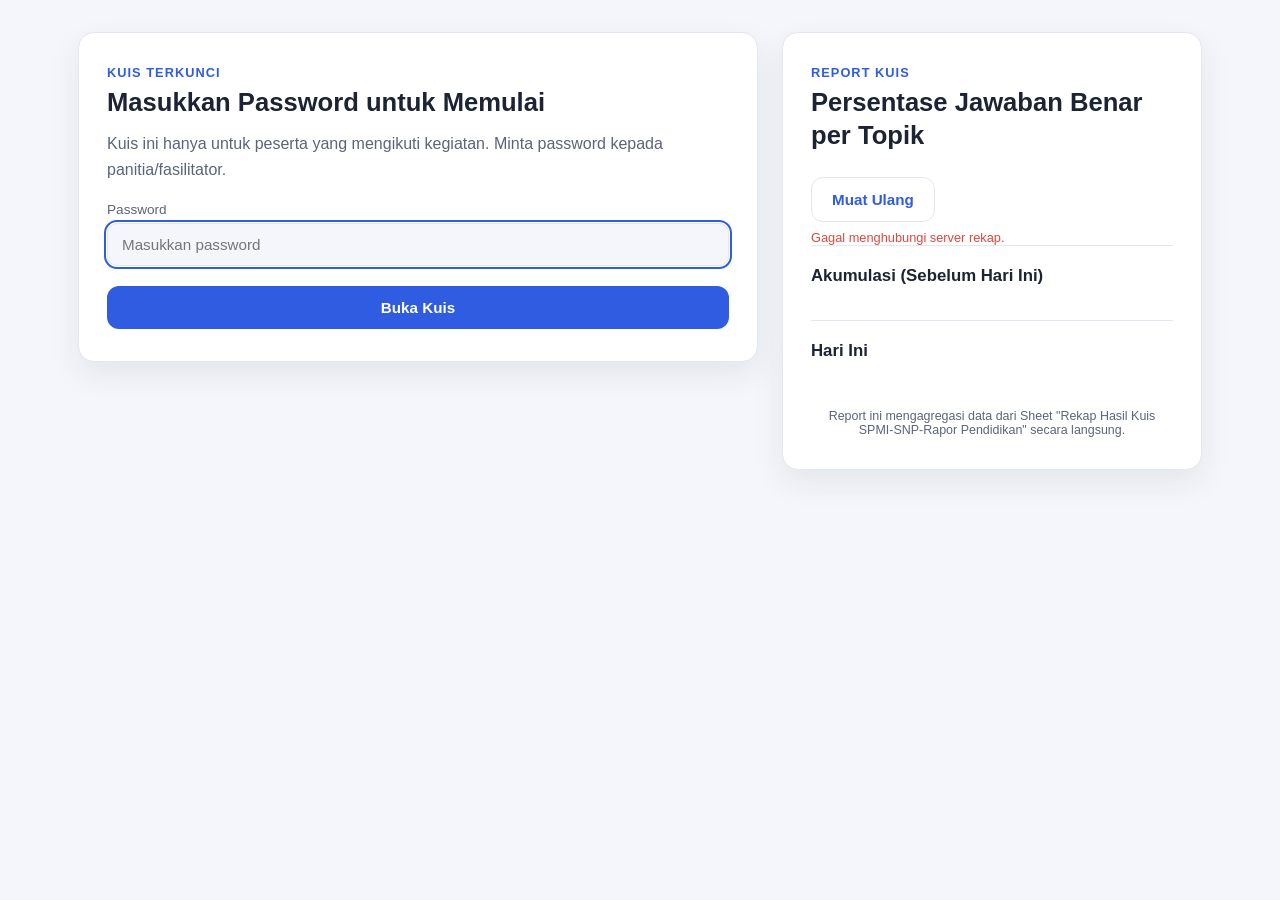
<file: index.html>
<!DOCTYPE html>
<html lang="id">
<head>
<meta charset="UTF-8">
<meta name="viewport" content="width=device-width, initial-scale=1.0">
<title>Kuis SPMI, SNP &amp; Rapor Pendidikan</title>
<link rel="stylesheet" href="style.css">
</head>
<body>
  <div class="layout">
  <div class="app">

    <!-- SCREEN: GATE (password) -->
    <section id="screen-gate" class="screen active">
      <div class="card">
        <p class="eyebrow">Kuis Terkunci</p>
        <h1>Masukkan Password untuk Memulai</h1>
        <p class="lead">Kuis ini hanya untuk peserta yang mengikuti kegiatan. Minta password kepada panitia/fasilitator.</p>

        <div class="field">
          <label for="gate-password">Password</label>
          <input type="password" id="gate-password" placeholder="Masukkan password" autocomplete="off">
          <p id="gate-error" class="field-error" hidden>Password salah. Coba lagi.</p>
        </div>

        <button id="btn-gate-submit" class="btn btn-primary btn-block">Buka Kuis</button>
      </div>
    </section>

    <!-- SCREEN: START -->
    <section id="screen-start" class="screen">
      <div class="card">
        <p class="eyebrow">Kuis Interaktif</p>
        <h1>Sistem Penjaminan Mutu, Standar Nasional Pendidikan &amp; Rapor Pendidikan</h1>
        <p class="lead">
          Uji pemahaman Anda tentang Permendikdasmen Nomor 21 Tahun 2026 tentang Sistem Penjaminan
          Mutu Pendidikan (SPMI/SPME), Standar Nasional Pendidikan (PP Nomor 57 Tahun 2021), dan
          Rapor Pendidikan Satuan Pendidikan.
        </p>

        <div class="info-grid">
          <div class="info-item">
            <span class="info-num">20</span>
            <span class="info-label">Soal pilihan ganda</span>
          </div>
          <div class="info-item">
            <span class="info-num">3</span>
            <span class="info-label">Topik utama</span>
          </div>
          <div class="info-item">
            <span class="info-num">±10</span>
            <span class="info-label">Menit</span>
          </div>
        </div>

        <ul class="topic-list">
          <li><span class="dot dot-a"></span> Sistem Penjaminan Mutu Pendidikan (SPMI &amp; SPME)</li>
          <li><span class="dot dot-b"></span> Standar Nasional Pendidikan (8 SNP)</li>
          <li><span class="dot dot-c"></span> Rapor Pendidikan Satuan Pendidikan</li>
        </ul>

        <div class="field">
          <label for="player-name">Nama peserta <span class="required-mark">*</span></label>
          <input type="text" id="player-name" placeholder="Masukkan nama Anda" required>
          <p id="name-error" class="field-error" hidden>Nama wajib diisi sebelum memulai kuis.</p>
        </div>

        <button id="btn-start" class="btn btn-primary btn-block">Mulai Kuis</button>
        <p class="hint">Setiap soal hanya memiliki satu jawaban benar. Skor dan pembahasan akan tampil di akhir kuis. Hasil kuis Anda akan tercatat pada rekap admin.</p>
      </div>
    </section>

    <!-- SCREEN: QUIZ -->
    <section id="screen-quiz" class="screen">
      <div class="card card-quiz">
        <div class="quiz-header">
          <div class="quiz-header-top">
            <button id="btn-home-quiz" class="link-btn" type="button">&larr; Beranda</button>
          </div>
          <div class="progress-wrap">
            <div class="progress-track">
              <div id="progress-fill" class="progress-fill"></div>
            </div>
            <div class="progress-meta">
              <span id="question-counter">Soal 1 / 20</span>
              <span id="topic-tag" class="topic-tag">SPMI</span>
            </div>
          </div>
        </div>

        <h2 id="question-text" class="question-text"></h2>

        <div id="options-list" class="options-list"></div>

        <div class="quiz-footer">
          <button id="btn-prev" class="btn btn-ghost" disabled>&larr; Sebelumnya</button>
          <span id="answer-status" class="answer-status"></span>
          <button id="btn-next" class="btn btn-primary" disabled>Selanjutnya &rarr;</button>
        </div>
      </div>
    </section>

    <!-- SCREEN: RESULT -->
    <section id="screen-result" class="screen">
      <div class="card">
        <p class="eyebrow">Hasil Kuis</p>
        <h1 id="result-title">Kerja Bagus!</h1>
        <p id="result-name" class="lead"></p>

        <div class="score-ring-wrap">
          <div id="score-ring" class="score-ring">
            <span id="score-value" class="score-value">0%</span>
          </div>
          <div class="score-detail">
            <p><span id="score-correct">0</span> dari <span id="score-total">20</span> jawaban benar</p>
            <p id="score-message" class="score-message"></p>
          </div>
        </div>

        <div id="topic-breakdown" class="topic-breakdown"></div>

        <div class="result-actions">
          <button id="btn-review" class="btn btn-ghost btn-block">Lihat Pembahasan</button>
          <button id="btn-retry" class="btn btn-ghost btn-block">Ulangi Kuis (Peserta Sama)</button>
          <button id="btn-home-result" class="btn btn-primary btn-block">Peserta Berikutnya &rarr;</button>
        </div>
        <p class="hint">Hasil sudah tersimpan. Serahkan perangkat ke peserta berikutnya untuk mulai dengan nama baru.</p>
      </div>
    </section>

    <!-- SCREEN: REVIEW -->
    <section id="screen-review" class="screen">
      <div class="card card-wide">
        <p class="eyebrow">Pembahasan</p>
        <h1>Kunci Jawaban &amp; Penjelasan</h1>
        <div id="review-list" class="review-list"></div>
        <div class="result-actions">
          <button id="btn-back-result" class="btn btn-ghost btn-block">Kembali ke Hasil</button>
          <button id="btn-home-review" class="btn btn-primary btn-block">Peserta Berikutnya &rarr;</button>
        </div>
      </div>
    </section>

  </div>

  <!-- REPORT PANEL: selalu tampil di sebelah kuis, tanpa password -->
  <aside class="report-panel">
    <div class="card card-wide">
      <div class="report-header">
        <div>
          <p class="eyebrow">Report Kuis</p>
          <h1>Persentase Jawaban Benar per Topik</h1>
          <p id="report-generated-at" class="lead"></p>
        </div>
        <button id="btn-refresh" class="btn btn-ghost" type="button">Muat Ulang</button>
      </div>

      <div id="report-load-error" class="field-error" hidden></div>
      <div id="report-loading" class="hint">Memuat data report...</div>

      <div class="report-group">
        <h2>Akumulasi (Sebelum Hari Ini)</h2>
        <p id="akumulasi-meta" class="report-meta"></p>
        <div id="akumulasi-stats" class="report-stats"></div>
      </div>

      <div class="report-group">
        <h2>Hari Ini</h2>
        <p id="harini-meta" class="report-meta"></p>
        <div id="harini-stats" class="report-stats"></div>
      </div>

      <p class="hint">Report ini mengagregasi data dari Sheet "Rekap Hasil Kuis SPMI-SNP-Rapor Pendidikan" secara langsung.</p>
    </div>
  </aside>
  </div>

  <script src="script.js"></script>
  <script src="report.js"></script>
</body>
</html>
</file>
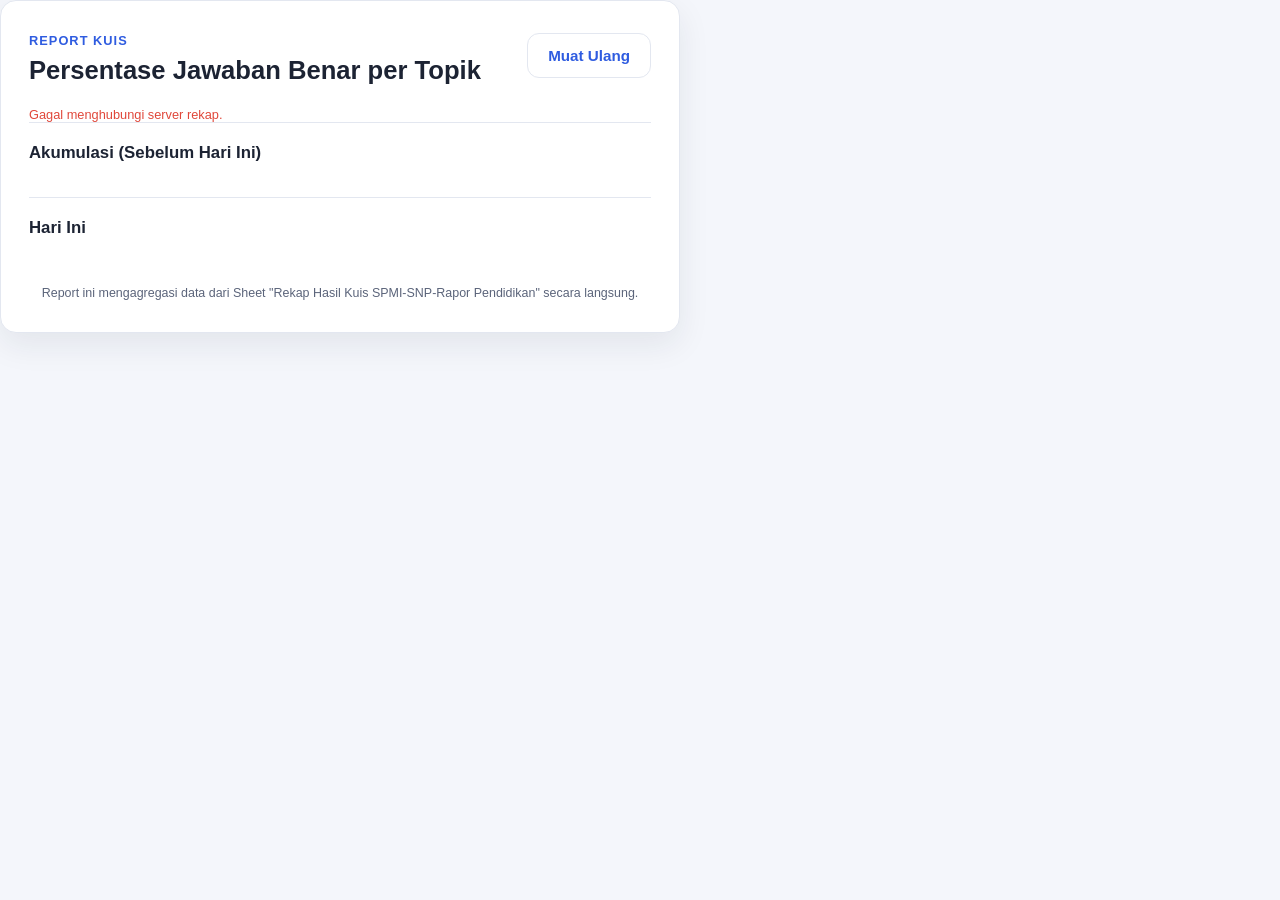
<file: report.html>
<!DOCTYPE html>
<html lang="id">
<head>
<meta charset="UTF-8">
<meta name="viewport" content="width=device-width, initial-scale=1.0">
<title>Report Kuis SPMI, SNP &amp; Rapor Pendidikan</title>
<link rel="stylesheet" href="style.css">
</head>
<body>
  <div class="app">

    <section id="screen-report" class="screen active">
      <div class="card card-wide">
        <div class="report-header">
          <div>
            <p class="eyebrow">Report Kuis</p>
            <h1>Persentase Jawaban Benar per Topik</h1>
            <p id="report-generated-at" class="lead"></p>
          </div>
          <button id="btn-refresh" class="btn btn-ghost" type="button">Muat Ulang</button>
        </div>

        <div id="report-load-error" class="field-error" hidden></div>
        <div id="report-loading" class="hint">Memuat data report...</div>

        <div class="report-group">
          <h2>Akumulasi (Sebelum Hari Ini)</h2>
          <p id="akumulasi-meta" class="report-meta"></p>
          <div id="akumulasi-stats" class="report-stats"></div>
        </div>

        <div class="report-group">
          <h2>Hari Ini</h2>
          <p id="harini-meta" class="report-meta"></p>
          <div id="harini-stats" class="report-stats"></div>
        </div>

        <p class="hint">Report ini mengagregasi data dari Sheet "Rekap Hasil Kuis SPMI-SNP-Rapor Pendidikan" secara langsung.</p>
      </div>
    </section>

  </div>

  <script src="report.js"></script>
</body>
</html>
</file>
<file: style.css>
:root {
  --bg: #f4f6fb;
  --surface: #ffffff;
  --ink: #1c2333;
  --ink-soft: #5b647a;
  --border: #e3e7f0;
  --primary: #2f5ce0;
  --primary-ink: #ffffff;
  --primary-soft: #eaf0ff;
  --success: #1f9d55;
  --success-soft: #e7f8ee;
  --danger: #e0473a;
  --danger-soft: #fdece9;
  --a: #2f5ce0;
  --b: #d68a00;
  --c: #1f9d55;
  --radius: 16px;
  --shadow: 0 12px 32px rgba(28, 35, 51, 0.08);
  font-size: 16px;
}

@media (prefers-color-scheme: dark) {
  :root:not([data-theme="light"]) {
    --bg: #12151f;
    --surface: #1b1f2c;
    --ink: #eef1f8;
    --ink-soft: #a6adc2;
    --border: #2b3040;
    --primary: #5b82ff;
    --primary-ink: #0c0f18;
    --primary-soft: #1f2740;
    --success: #3bc975;
    --success-soft: #14301f;
    --danger: #ff6b5e;
    --danger-soft: #3a1a17;
    --shadow: 0 12px 32px rgba(0, 0, 0, 0.4);
  }
}

:root[data-theme="dark"] {
  --bg: #12151f;
  --surface: #1b1f2c;
  --ink: #eef1f8;
  --ink-soft: #a6adc2;
  --border: #2b3040;
  --primary: #5b82ff;
  --primary-ink: #0c0f18;
  --primary-soft: #1f2740;
  --success: #3bc975;
  --success-soft: #14301f;
  --danger: #ff6b5e;
  --danger-soft: #3a1a17;
  --shadow: 0 12px 32px rgba(0, 0, 0, 0.4);
}

* { box-sizing: border-box; }

body {
  margin: 0;
  font-family: -apple-system, BlinkMacSystemFont, "Segoe UI", Roboto, "Inter", Arial, sans-serif;
  background: var(--bg);
  color: var(--ink);
  min-height: 100vh;
}

.layout {
  min-height: 100vh;
  display: flex;
  flex-wrap: wrap;
  align-items: flex-start;
  justify-content: center;
  gap: 24px;
  padding: 32px 16px;
}

.app {
  width: 100%;
  max-width: 680px;
}

.report-panel {
  width: 100%;
  max-width: 420px;
}

.screen {
  display: none;
  width: 100%;
  max-width: 680px;
}
.screen.active { display: block; }

.card {
  background: var(--surface);
  border: 1px solid var(--border);
  border-radius: var(--radius);
  box-shadow: var(--shadow);
  padding: 32px 28px;
}
.card-wide { max-width: 100%; }

.eyebrow {
  margin: 0 0 6px;
  font-size: 0.8rem;
  font-weight: 700;
  letter-spacing: 0.08em;
  text-transform: uppercase;
  color: var(--primary);
}

h1 {
  margin: 0 0 12px;
  font-size: 1.6rem;
  line-height: 1.3;
}

.lead {
  color: var(--ink-soft);
  line-height: 1.6;
  margin: 0 0 20px;
}

.info-grid {
  display: grid;
  grid-template-columns: repeat(3, 1fr);
  gap: 12px;
  margin-bottom: 20px;
}
.info-item {
  background: var(--primary-soft);
  border-radius: 12px;
  padding: 14px 8px;
  text-align: center;
}
.info-num {
  display: block;
  font-size: 1.4rem;
  font-weight: 800;
  color: var(--primary);
}
.info-label {
  display: block;
  font-size: 0.75rem;
  color: var(--ink-soft);
  margin-top: 2px;
}

.topic-list {
  list-style: none;
  margin: 0 0 24px;
  padding: 0;
  display: flex;
  flex-direction: column;
  gap: 10px;
}
.topic-list li {
  display: flex;
  align-items: center;
  gap: 10px;
  font-size: 0.92rem;
  color: var(--ink);
}
.dot {
  width: 10px;
  height: 10px;
  border-radius: 50%;
  flex-shrink: 0;
}
.dot-a { background: var(--a); }
.dot-b { background: var(--b); }
.dot-c { background: var(--c); }

.field { margin-bottom: 20px; }
.field label {
  display: block;
  font-size: 0.85rem;
  color: var(--ink-soft);
  margin-bottom: 6px;
}
.field input {
  width: 100%;
  padding: 12px 14px;
  border-radius: 10px;
  border: 1px solid var(--border);
  background: var(--bg);
  color: var(--ink);
  font-size: 0.95rem;
}
.field input:focus {
  outline: 2px solid var(--primary);
  outline-offset: 1px;
}
.field input.invalid {
  border-color: var(--danger);
}
.field input.invalid:focus {
  outline-color: var(--danger);
}
.required-mark { color: var(--danger); }
.field-error {
  margin: 6px 0 0;
  font-size: 0.8rem;
  color: var(--danger);
}

.btn {
  cursor: pointer;
  border: none;
  border-radius: 12px;
  padding: 13px 20px;
  font-size: 0.95rem;
  font-weight: 700;
  transition: transform 0.08s ease, opacity 0.15s ease;
}
.btn:active { transform: scale(0.98); }
.btn:disabled { opacity: 0.45; cursor: not-allowed; }
.btn-block { width: 100%; }
.btn-primary { background: var(--primary); color: var(--primary-ink); }
.btn-ghost {
  background: transparent;
  color: var(--primary);
  border: 1px solid var(--border);
}

.hint {
  margin: 14px 0 0;
  font-size: 0.78rem;
  color: var(--ink-soft);
  text-align: center;
}

/* QUIZ SCREEN */
.card-quiz { padding: 26px 24px; }
.quiz-header { margin-bottom: 22px; }
.quiz-header-top {
  display: flex;
  justify-content: flex-end;
  margin-bottom: 10px;
}
.link-btn {
  background: none;
  border: none;
  cursor: pointer;
  color: var(--ink-soft);
  font-size: 0.8rem;
  font-weight: 600;
  padding: 4px 6px;
  border-radius: 6px;
}
.link-btn:hover { color: var(--primary); }
.progress-track {
  height: 8px;
  border-radius: 999px;
  background: var(--border);
  overflow: hidden;
}
.progress-fill {
  height: 100%;
  width: 5%;
  background: var(--primary);
  border-radius: 999px;
  transition: width 0.3s ease;
}
.progress-meta {
  display: flex;
  justify-content: space-between;
  align-items: center;
  margin-top: 8px;
  font-size: 0.82rem;
  color: var(--ink-soft);
}
.topic-tag {
  background: var(--primary-soft);
  color: var(--primary);
  font-weight: 700;
  padding: 3px 10px;
  border-radius: 999px;
  font-size: 0.72rem;
  letter-spacing: 0.03em;
  text-transform: uppercase;
}

.question-text {
  font-size: 1.15rem;
  line-height: 1.5;
  margin: 0 0 20px;
}

.options-list {
  display: flex;
  flex-direction: column;
  gap: 10px;
  margin-bottom: 22px;
}

.option {
  display: flex;
  align-items: flex-start;
  gap: 12px;
  padding: 13px 14px;
  border-radius: 12px;
  border: 1px solid var(--border);
  background: var(--bg);
  cursor: pointer;
  text-align: left;
  font-size: 0.95rem;
  color: var(--ink);
  line-height: 1.45;
}
.option:hover { border-color: var(--primary); }
.option .opt-letter {
  flex-shrink: 0;
  width: 26px;
  height: 26px;
  border-radius: 50%;
  background: var(--surface);
  border: 1px solid var(--border);
  display: flex;
  align-items: center;
  justify-content: center;
  font-weight: 700;
  font-size: 0.78rem;
}

.option.selected {
  border-color: var(--primary);
  background: var(--primary-soft);
}
.option.selected .opt-letter {
  background: var(--primary);
  color: var(--primary-ink);
  border-color: var(--primary);
}

.quiz-footer {
  display: flex;
  align-items: center;
  justify-content: space-between;
  gap: 10px;
}
.answer-status {
  font-size: 0.8rem;
  font-weight: 700;
  color: var(--ink-soft);
  flex: 1;
  text-align: center;
}

/* RESULT SCREEN */
.score-ring-wrap {
  display: flex;
  align-items: center;
  gap: 20px;
  margin: 8px 0 24px;
  flex-wrap: wrap;
}
.score-ring {
  width: 120px;
  height: 120px;
  border-radius: 50%;
  background: conic-gradient(var(--primary) calc(var(--pct, 0) * 1%), var(--border) 0);
  display: flex;
  align-items: center;
  justify-content: center;
  flex-shrink: 0;
  position: relative;
}
.score-ring::before {
  content: "";
  position: absolute;
  inset: 10px;
  border-radius: 50%;
  background: var(--surface);
}
.score-value {
  position: relative;
  font-size: 1.5rem;
  font-weight: 800;
}
.score-detail p {
  margin: 0 0 6px;
  color: var(--ink-soft);
}
.score-detail p:first-child { color: var(--ink); font-weight: 700; font-size: 1.05rem; }
.score-message { font-size: 0.88rem; }

.topic-breakdown {
  display: flex;
  flex-direction: column;
  gap: 12px;
  margin-bottom: 24px;
}
.tb-row { }
.tb-row-head {
  display: flex;
  justify-content: space-between;
  font-size: 0.85rem;
  margin-bottom: 6px;
}
.tb-row-head .tb-name { font-weight: 600; }
.tb-row-head .tb-score { color: var(--ink-soft); }
.tb-track {
  height: 8px;
  border-radius: 999px;
  background: var(--border);
  overflow: hidden;
}
.tb-fill { height: 100%; border-radius: 999px; }

.result-actions {
  display: flex;
  flex-direction: column;
  gap: 10px;
}

/* REPORT SCREEN */
.report-header {
  display: flex;
  align-items: flex-start;
  justify-content: space-between;
  gap: 12px;
  flex-wrap: wrap;
  margin-bottom: 8px;
}
.report-header .lead { margin-bottom: 0; }

.report-group {
  padding: 20px 0;
  border-top: 1px solid var(--border);
}
.report-group:first-of-type { border-top: none; padding-top: 8px; }
.report-group h2 {
  margin: 0 0 4px;
  font-size: 1.05rem;
}
.report-meta {
  margin: 0 0 14px;
  font-size: 0.85rem;
  color: var(--ink-soft);
}
.report-overall {
  font-size: 0.92rem;
  color: var(--ink-soft);
  margin-bottom: 14px;
}
.report-overall strong { color: var(--ink); }
.report-stats .tb-row + .tb-row { margin-top: 12px; }
.report-empty {
  font-size: 0.88rem;
  color: var(--ink-soft);
  font-style: italic;
  margin: 0;
}

.leaderboard {
  margin-bottom: 18px;
  padding-bottom: 16px;
  border-bottom: 1px dashed var(--border);
}
.leaderboard-title {
  margin: 0 0 10px;
  font-size: 0.78rem;
  font-weight: 700;
  letter-spacing: 0.03em;
  text-transform: uppercase;
  color: var(--ink-soft);
}
.leaderboard-item {
  display: flex;
  align-items: center;
  gap: 10px;
  padding: 8px 0;
}
.leaderboard-item + .leaderboard-item { border-top: 1px solid var(--border); }
.leaderboard-rank {
  flex-shrink: 0;
  width: 24px;
  height: 24px;
  border-radius: 50%;
  background: var(--primary-soft);
  color: var(--primary);
  font-weight: 800;
  font-size: 0.78rem;
  display: flex;
  align-items: center;
  justify-content: center;
}
.leaderboard-name {
  flex: 1;
  font-size: 0.92rem;
  font-weight: 600;
  color: var(--ink);
  overflow: hidden;
  text-overflow: ellipsis;
  white-space: nowrap;
}
.leaderboard-score {
  flex-shrink: 0;
  font-size: 0.92rem;
  font-weight: 700;
  color: var(--ink);
}
.leaderboard-sub {
  font-weight: 500;
  color: var(--ink-soft);
  font-size: 0.8rem;
}

/* REVIEW SCREEN */
.review-list {
  display: flex;
  flex-direction: column;
  gap: 16px;
  margin-bottom: 22px;
}
.review-item {
  border: 1px solid var(--border);
  border-radius: 14px;
  padding: 16px 18px;
}
.review-item-head {
  display: flex;
  justify-content: space-between;
  align-items: center;
  gap: 10px;
  margin-bottom: 8px;
}
.review-num {
  font-size: 0.78rem;
  font-weight: 700;
  color: var(--ink-soft);
}
.review-badge {
  font-size: 0.72rem;
  font-weight: 700;
  padding: 3px 10px;
  border-radius: 999px;
}
.review-badge.correct { background: var(--success-soft); color: var(--success); }
.review-badge.incorrect { background: var(--danger-soft); color: var(--danger); }

.review-question {
  font-weight: 600;
  margin: 0 0 10px;
  line-height: 1.45;
}
.review-answer-row {
  font-size: 0.88rem;
  margin: 4px 0;
  line-height: 1.45;
}
.review-answer-row .label { color: var(--ink-soft); }
.review-answer-row .value.correct { color: var(--success); font-weight: 600; }
.review-answer-row .value.incorrect { color: var(--danger); font-weight: 600; }

.review-explain {
  margin-top: 10px;
  padding-top: 10px;
  border-top: 1px dashed var(--border);
  font-size: 0.88rem;
  color: var(--ink-soft);
  line-height: 1.5;
}

@media (max-width: 480px) {
  .card { padding: 24px 18px; }
  h1 { font-size: 1.35rem; }
  .info-grid { gap: 8px; }
  .score-ring-wrap { justify-content: center; text-align: center; }
}
</file>
